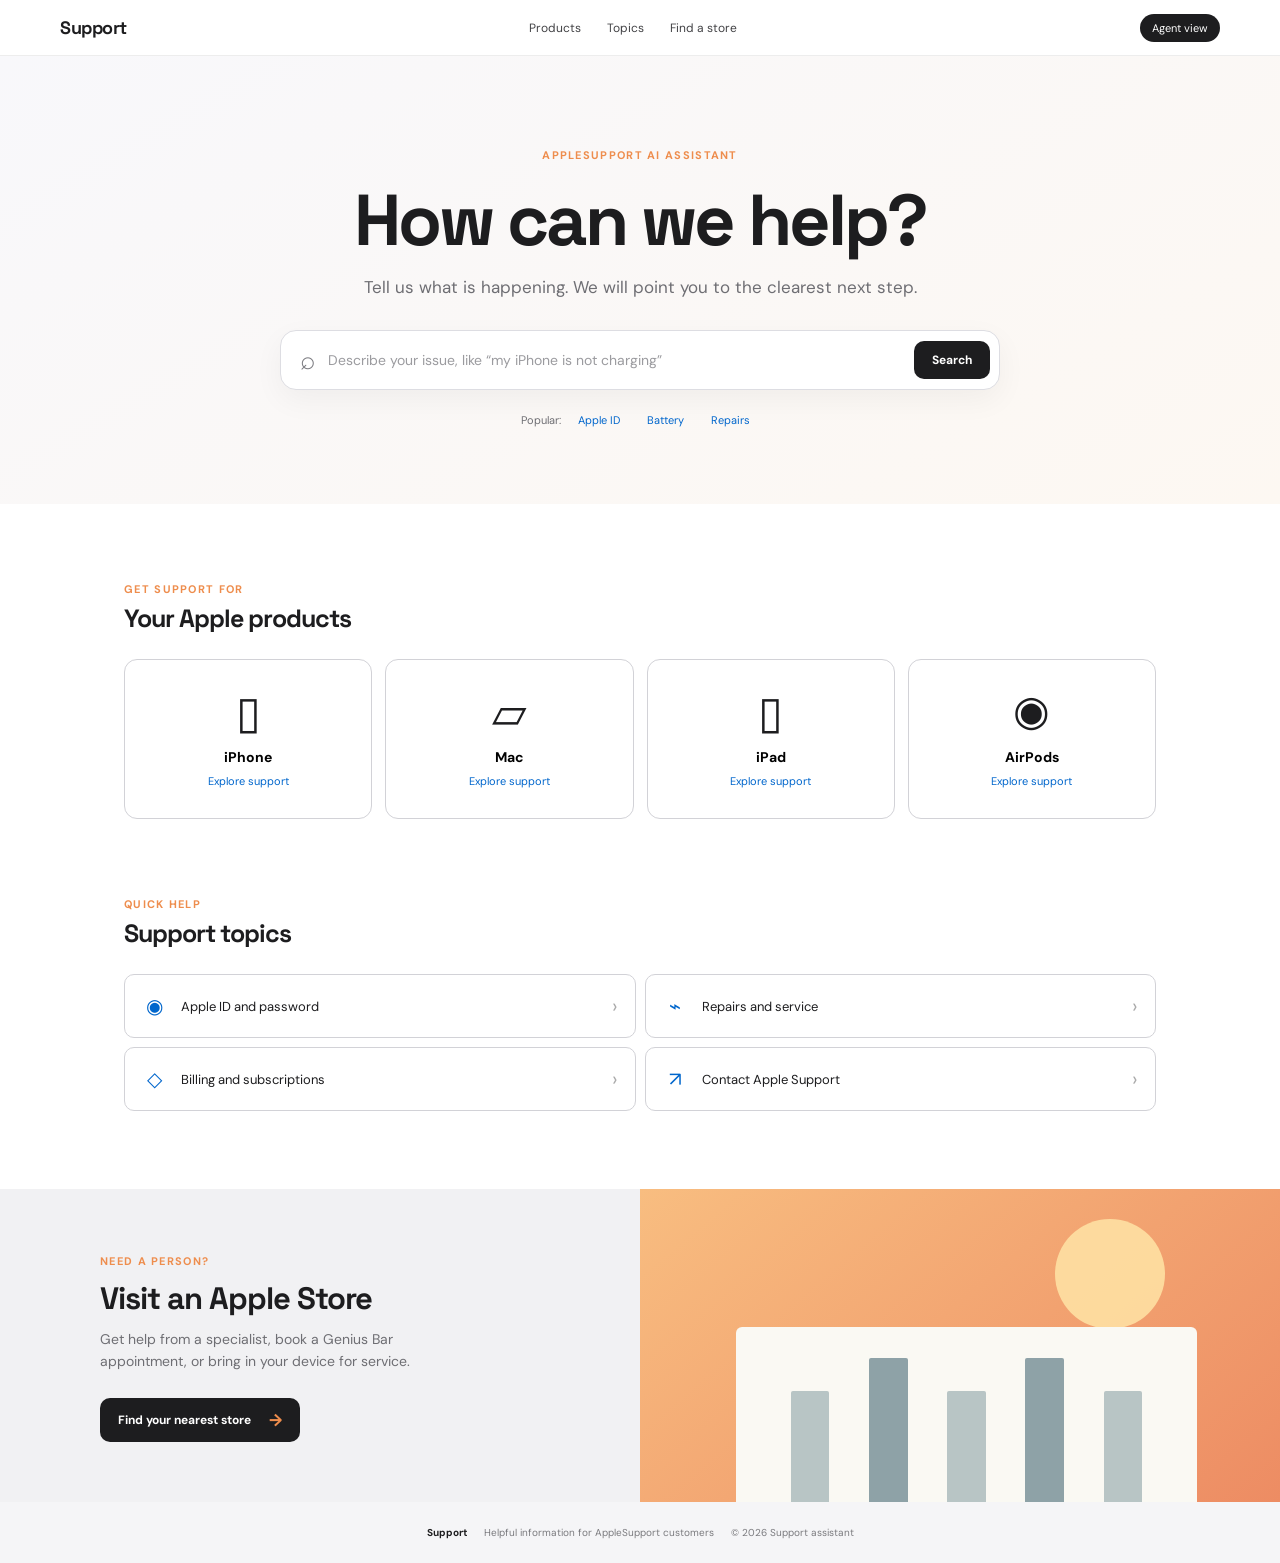
<file: templates/support.html>
<!doctype html>
<html lang="en">
<head>
  <meta charset="UTF-8">
  <meta name="viewport" content="width=device-width, initial-scale=1.0">
  <title>Apple Support | Help with your device</title>
  <link rel="preconnect" href="https://fonts.googleapis.com">
  <link rel="preconnect" href="https://fonts.gstatic.com" crossorigin>
  <link href="https://fonts.googleapis.com/css2?family=DM+Sans:wght@400;500;600&family=Space+Grotesk:wght@500;600;700&display=swap" rel="stylesheet">
  <link rel="stylesheet" href="/static/support.css">
</head>
<body>
  <nav class="support-nav">
    <a class="apple-wordmark" href="/support" aria-label="Support home">Support</a>
    <div class="nav-links"><a href="#products">Products</a><a href="#topics">Topics</a><a href="#stores">Find a store</a></div>
    <a class="nav-button" href="/">Agent view</a>
  </nav>

  <main>
    <section class="hero-section">
      <p class="kicker">AppleSupport AI assistant</p>
      <h1>How can we help?</h1>
      <p class="hero-copy">Tell us what is happening. We will point you to the clearest next step.</p>
      <form class="support-search" id="support-form">
        <span class="search-icon">⌕</span>
        <input id="support-message" type="search" placeholder="Describe your issue, like “my iPhone is not charging”" autocomplete="off">
        <button type="submit">Search</button>
      </form>
      <div class="quick-links"><span>Popular:</span><button data-question="My Apple ID is locked">Apple ID</button><button data-question="My iPhone battery is draining quickly">Battery</button><button data-question="I need to repair my iPhone screen">Repairs</button></div>
    </section>

    <section class="result-section" id="result-section" hidden>
      <div class="result-top"><div><p class="kicker">Personalized guidance</p><h2 id="result-title">Here is the best next step</h2></div><button class="close-result" id="close-result" aria-label="Close result">×</button></div>
      <div class="answer-grid">
        <article class="answer-main"><span class="answer-label">We understand this as</span><h3 id="result-intent">Software troubleshooting</h3><p id="result-reason">We found a routine support path for your issue.</p><div class="draft-answer" id="result-reply"></div></article>
        <aside class="next-card"><span class="answer-label">Recommended next step</span><div class="next-icon" id="next-icon">✓</div><h3 id="result-action">Try these steps</h3><p id="result-action-copy">Start with self-service support. If the issue continues, an Apple specialist can help.</p><div class="next-buttons"><a id="support-link" href="https://support.apple.com/" target="_blank" rel="noreferrer">Apple Support ↗</a><a class="store-link" href="https://www.apple.com/retail/" target="_blank" rel="noreferrer">Find a store ↗</a></div></aside>
      </div>
    </section>

    <section class="products-section" id="products"><div class="section-heading"><p class="kicker">Get support for</p><h2>Your Apple products</h2></div><div class="product-grid"><button class="product-card" data-question="My iPhone is not working"><span class="product-icon phone">▯</span><strong>iPhone</strong><span>Explore support</span></button><button class="product-card" data-question="My Mac has an error"><span class="product-icon mac">▱</span><strong>Mac</strong><span>Explore support</span></button><button class="product-card" data-question="My iPad will not update"><span class="product-icon tablet">▯</span><strong>iPad</strong><span>Explore support</span></button><button class="product-card" data-question="My AirPods are not connecting"><span class="product-icon pods">◉</span><strong>AirPods</strong><span>Explore support</span></button></div></section>

    <section class="topics-section" id="topics"><div class="section-heading"><p class="kicker">Quick help</p><h2>Support topics</h2></div><div class="topic-grid"><a href="https://support.apple.com/apple-id" target="_blank" rel="noreferrer"><span>◉</span>Apple ID and password <b>›</b></a><a href="https://support.apple.com/repair" target="_blank" rel="noreferrer"><span>⌁</span>Repairs and service <b>›</b></a><a href="https://support.apple.com/billing" target="_blank" rel="noreferrer"><span>◇</span>Billing and subscriptions <b>›</b></a><a href="https://support.apple.com/contact" target="_blank" rel="noreferrer"><span>↗</span>Contact Apple Support <b>›</b></a></div></section>

    <section class="store-section" id="stores"><div><p class="kicker">Need a person?</p><h2>Visit an Apple Store</h2><p>Get help from a specialist, book a Genius Bar appointment, or bring in your device for service.</p><a class="dark-button" href="https://www.apple.com/retail/" target="_blank" rel="noreferrer">Find your nearest store <span>→</span></a></div><div class="store-art"><div class="store-sun"></div><div class="store-building"><i></i><i></i><i></i><i></i><i></i></div></div></section>
  </main>
  <footer><strong>Support</strong><span>Helpful information for AppleSupport customers</span><span>© 2026 Support assistant</span></footer>
  <div class="toast" id="toast"></div>
  <script src="/static/support.js"></script>
</body>
</html>
</file>
<file: static/support.css>
:root{--ink:#1d1d1f;--muted:#6e6e73;--line:#d2d2d7;--paper:#f5f5f7;--blue:#06c;--orange:#ee8d4d;--cream:#fffaf4}*{box-sizing:border-box}html{scroll-behavior:smooth}body{margin:0;color:var(--ink);background:#fff;font-family:"DM Sans",sans-serif}a{text-decoration:none;color:inherit}button,input{font:inherit}.support-nav{height:56px;display:flex;align-items:center;gap:36px;padding:0 max(24px,calc((100% - 1160px)/2));border-bottom:1px solid #ededed;background:rgba(255,255,255,.94);position:sticky;top:0;z-index:5}.apple-wordmark{font-family:"Space Grotesk",sans-serif;font-weight:700;font-size:18px;letter-spacing:-.5px}.nav-links{display:flex;gap:26px;flex:1;justify-content:center;color:#424245;font-size:12px}.nav-links a:hover{color:var(--blue)}.nav-button{padding:7px 12px;color:#fff;background:var(--ink);border-radius:99px;font-size:11px}.hero-section{text-align:center;padding:92px 24px 72px;background:linear-gradient(150deg,#f8f8fb 0%,#fdf8f2 100%)}.kicker{margin:0;color:var(--orange);font-size:11px;font-weight:700;letter-spacing:1.3px;text-transform:uppercase}.hero-section h1{margin:12px 0 10px;font-family:"Space Grotesk",sans-serif;font-size:clamp(42px,7vw,72px);letter-spacing:-3px}.hero-copy{margin:0 auto 32px;color:var(--muted);font-size:17px}.support-search{display:flex;align-items:center;max-width:720px;height:60px;margin:auto;padding:0 9px 0 19px;background:#fff;border:1px solid #dddde2;border-radius:16px;box-shadow:0 10px 30px #1d1d1f0c;text-align:left}.search-icon{color:#7c7c81;font-size:26px;line-height:1}.support-search input{min-width:0;flex:1;padding:0 12px;border:0;outline:0;color:var(--ink);font-size:14px}.support-search input::placeholder{color:#9b9b9f}.support-search button,.dark-button{padding:11px 18px;color:#fff;background:var(--ink);border:0;border-radius:10px;font-size:12px;font-weight:700}.support-search button:hover,.dark-button:hover{background:#444}.quick-links{display:flex;justify-content:center;align-items:center;flex-wrap:wrap;gap:7px;margin-top:18px;color:var(--muted);font-size:11px}.quick-links button{padding:5px 10px;color:var(--blue);background:transparent;border:0;font-size:11px}.quick-links button:hover{text-decoration:underline}.result-section{max-width:1080px;margin:34px auto 0;padding:28px;background:var(--cream);border:1px solid #f2dfce;border-radius:18px}.result-top{display:flex;justify-content:space-between;align-items:flex-start;margin-bottom:22px}.result-top h2,.section-heading h2{margin:6px 0 0;font-family:"Space Grotesk",sans-serif;font-size:25px;letter-spacing:-1px}.close-result{border:0;background:transparent;color:var(--muted);font-size:26px}.answer-grid{display:grid;grid-template-columns:1.2fr .8fr;gap:15px}.answer-main,.next-card{padding:22px;background:#fff;border:1px solid #f0e6dc;border-radius:13px}.answer-label{display:block;color:var(--muted);font-size:10px;font-weight:700;letter-spacing:1px;text-transform:uppercase}.answer-main h3,.next-card h3{margin:10px 0 5px;font-family:"Space Grotesk",sans-serif;font-size:20px}.answer-main p,.next-card p{margin:0;color:var(--muted);font-size:12px;line-height:1.6}.draft-answer{margin-top:18px;padding:14px;border-left:3px solid var(--orange);background:#fff9f4;color:#4e4a45;font-size:13px;line-height:1.6}.next-icon{width:34px;height:34px;display:grid;place-items:center;margin:17px 0 5px;color:#277c5a;background:#e4f5ec;border-radius:50%;font-weight:700}.next-icon.warn{color:#b74f48;background:#fbe9e8}.next-buttons{display:flex;gap:8px;margin-top:18px}.next-buttons a{padding:9px 12px;color:#fff;background:var(--blue);border-radius:8px;font-size:11px;font-weight:700}.next-buttons .store-link{color:var(--ink);background:#eeeef0}.products-section,.topics-section{max-width:1080px;margin:78px auto 0;padding:0 24px}.product-grid{display:grid;grid-template-columns:repeat(4,1fr);gap:13px;margin-top:25px}.product-card{display:flex;flex-direction:column;align-items:center;gap:8px;padding:30px 12px;background:#fff;border:1px solid var(--line);border-radius:13px;transition:.2s ease}.product-card:hover{border-color:#a6a6aa;transform:translateY(-3px);box-shadow:0 10px 25px #1d1d1f0a}.product-icon{height:50px;color:var(--ink);font-family:"Space Grotesk",sans-serif;font-size:45px;line-height:1}.product-icon.pods{font-size:42px}.product-card strong{font-size:14px}.product-card span:last-child{color:var(--blue);font-size:11px}.topics-section{padding-bottom:78px}.topic-grid{display:grid;grid-template-columns:repeat(2,1fr);gap:9px;margin-top:25px}.topic-grid a{display:flex;align-items:center;gap:14px;padding:18px 17px;border:1px solid var(--line);border-radius:10px;font-size:13px}.topic-grid a:hover{border-color:#999}.topic-grid a span{width:25px;color:var(--blue);font-size:20px;text-align:center}.topic-grid b{margin-left:auto;color:#aaa;font-size:20px;font-weight:400}.store-section{display:grid;grid-template-columns:1fr 1fr;min-height:300px;overflow:hidden;background:#f1f1f3}.store-section>div:first-child{padding:65px max(24px,calc((100vw - 1080px)/2)) 60px}.store-section h2{margin:10px 0;font-family:"Space Grotesk",sans-serif;font-size:31px;letter-spacing:-1px}.store-section p:not(.kicker){max-width:380px;margin:0 0 25px;color:var(--muted);font-size:14px;line-height:1.6}.dark-button{display:inline-flex;gap:18px;align-items:center}.dark-button span{color:var(--orange);font-size:17px}.store-art{position:relative;overflow:hidden;background:linear-gradient(140deg,#f8bd80,#ed8c63)}.store-sun{position:absolute;top:30px;right:18%;width:110px;height:110px;background:#ffe4a6;border-radius:50%;opacity:.85}.store-building{position:absolute;right:13%;bottom:0;width:72%;height:56%;display:flex;justify-content:space-evenly;align-items:flex-end;padding:0 15px;background:#faf9f3;border-radius:6px 6px 0 0}.store-building i{width:9%;height:63%;background:#b8c5c5;border-radius:2px 2px 0 0}.store-building i:nth-child(even){height:82%;background:#8ea2a7}footer{display:flex;justify-content:center;gap:17px;padding:24px;color:#7a7a7e;background:#f5f5f7;font-size:10px}footer strong{color:var(--ink)}.toast{position:fixed;right:20px;bottom:20px;padding:12px 15px;color:#fff;background:var(--ink);border-radius:8px;font-size:12px;opacity:0;transform:translateY(10px);transition:.2s;pointer-events:none}.toast.show{opacity:1;transform:translateY(0)}@media(max-width:700px){.support-nav{gap:16px;padding:0 16px}.nav-links{display:none}.nav-button{margin-left:auto}.hero-section{padding:65px 18px 48px}.hero-section h1{letter-spacing:-2px}.hero-copy{font-size:15px}.support-search{height:auto;padding:10px 10px 10px 14px;flex-wrap:wrap}.support-search input{height:38px;width:calc(100% - 35px);flex:none}.support-search button{width:100%;margin-top:9px}.quick-links{justify-content:flex-start}.result-section{margin:20px 14px 0;padding:18px}.answer-grid,.product-grid,.topic-grid,.store-section{grid-template-columns:1fr}.products-section,.topics-section{margin-top:55px;padding:0 18px}.store-section>div:first-child{padding:45px 20px}.store-art{min-height:220px}footer{flex-wrap:wrap;gap:8px}}
</file>
